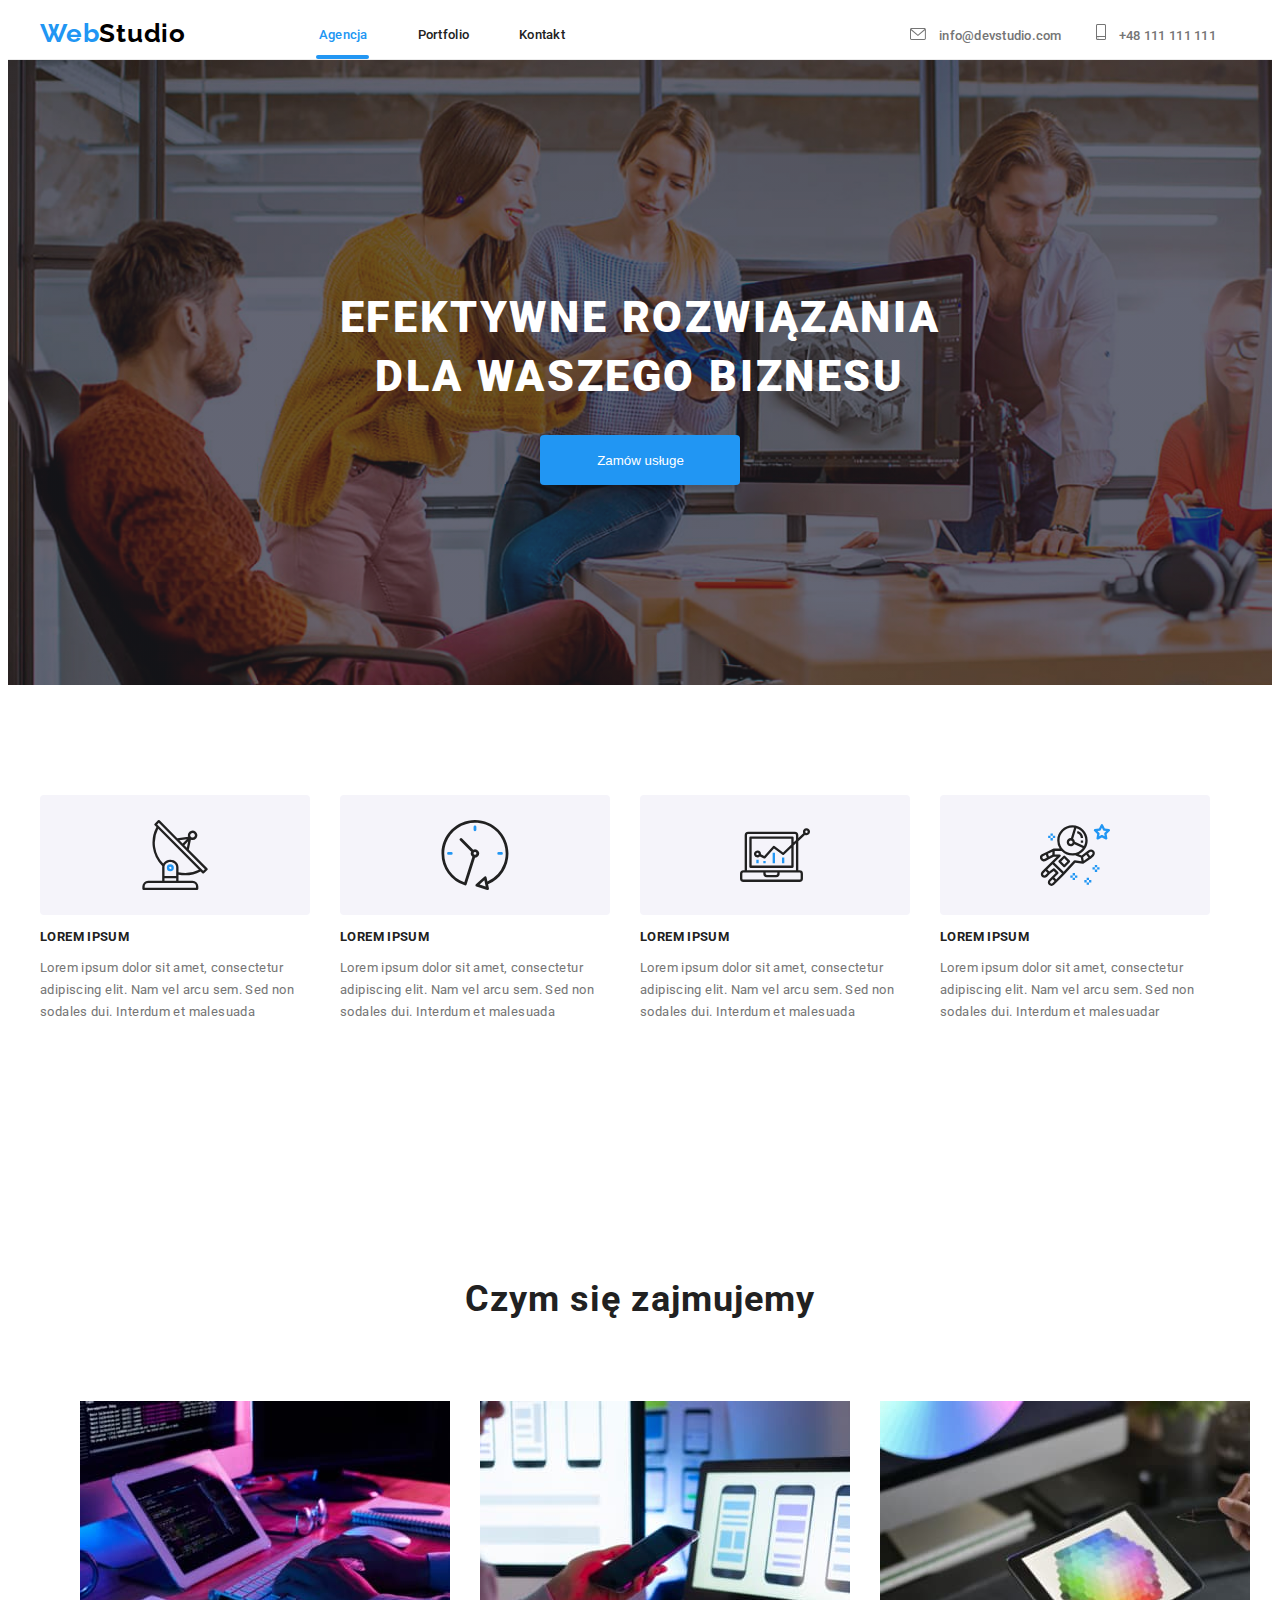
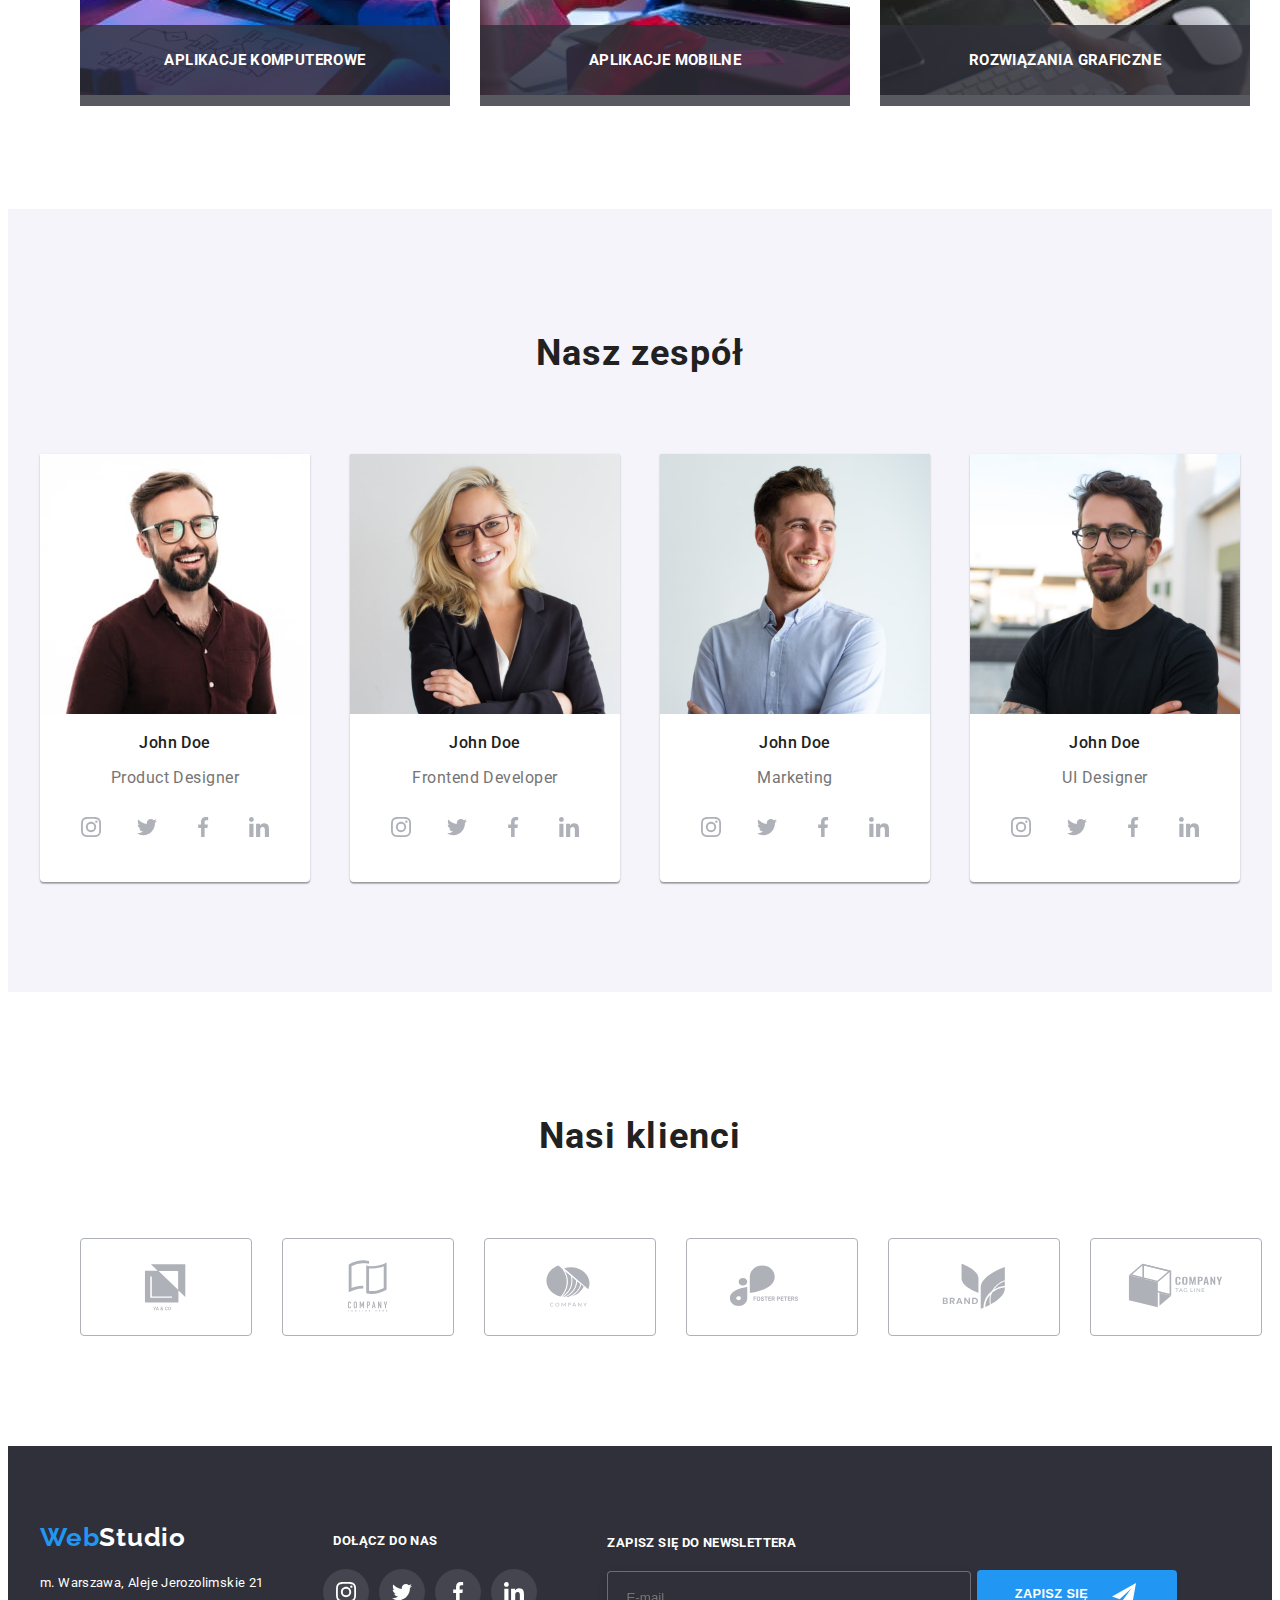
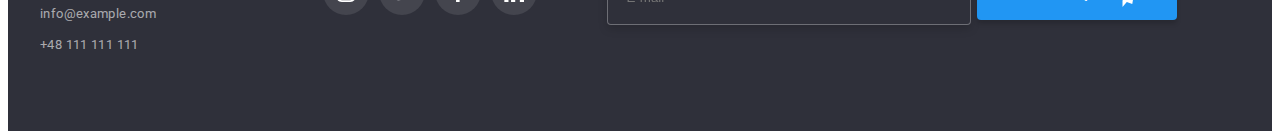
<file: index.html>
<!DOCTYPE html>
<html lang="pl">
  <head>
    <meta charset="UTF-8" />
    <title>WebStudio</title>
    <link rel="preconnect" href="https://fonts.googleapis.com" />
    <link rel="preconnect" href="https://fonts.gstatic.com" crossorigin />
    <link
      href="https://fonts.googleapis.com/css2?family=Raleway:wght@700&family=Roboto:wght@400;500;700;900&display=swap"
      rel="stylesheet" />
    <link
      rel="stylesheet"
      href="https://cdnjs.cloudflare.com/ajax/libs/modern-normalize/1.1.0/modern-normalize.min.css"
      integrity="sha512-wpPYUAdjBVSE4KJnH1VR1HeZfpl1ub8YT/NKx4PuQ5NmX2tKuGu6U/JRp5y+Y8XG2tV+wKQpNHVUX03MfMFn9Q=="
      crossorigin="anonymous"
      referrerpolicy="no-referrer" />
    <link rel="stylesheet" href="./css/main.min.css" />
  </head>
  <body>
    <div class="header-border">
      <header class="header">
        <a class="logo" href="/WebStudio"
          ><span class="logo__secondary--color">Web</span>Studio</a
        >
        <nav class="header__robotofonts">
          <ul class="header__menu">
            <li class="header__active-page">
              <a class="header__home-page" href="index.html">Agencja</a>
            </li>
            <li>
              <a class="header__current-page" href="portfolio.html"
                >Portfolio</a
              >
            </li>
            <li><a class="header__contact-page" href="/kontakt">Kontakt</a></li>
          </ul>
        </nav>
        <div class="header__robotofonts">
          <a
            class="header__contacts header__mail"
            href="mailto:info@devstudio.com">
            <svg width="16" height="12" class="">
              <use href="./images/icons.svg#icon-envelope"></use>
            </svg>
            info@devstudio.com</a
          >
          <a class="header__contacts header__phone" href="tel:+48111111111"
            ><svg width="10" height="16">
              <use href="./images/icons.svg#icon-smartphone"></use>
            </svg>
            +48 111 111 111</a
          >
        </div>
      </header>
    </div>
    <main>
      <section class="service">
        <h1 class="service__phrase">
          EFEKTYWNE ROZWIĄZANIA <br />DLA WASZEGO BIZNESU
        </h1>
        <button class="service__button" data-modal-open type="button">
          Zamów usługe
        </button>
      </section>
      <section class="our-strength section container">
        <ul class="our-strength__list">
          <li>
            <svg width="270" height="120">
              <rect
                width="270"
                height="120"
                fill="
              rgba(245, 244, 250, 1)"
                rx="4" />
              <use
                x="100"
                y="25"
                height="70"
                width="70"
                href="./images/icons.svg#icon-antenna"></use>
            </svg>
            <h2 class="our-strength__text-title">LOREM IPSUM</h2>
            <p class="our-strength__text-description">
              Lorem ipsum dolor sit amet, consectetur adipiscing elit. Nam vel
              arcu sem. Sed non sodales dui. Interdum et malesuada
            </p>
          </li>
          <li>
            <svg width="270" height="120">
              <rect
                width="270"
                height="120"
                fill="
            rgba(245, 244, 250, 1)"
                rx="4" />
              <use
                x="100"
                y="25"
                height="70"
                width="70"
                href="./images/icons.svg#icon-clock"></use>
            </svg>
            <h2 class="our-strength__text-title">LOREM IPSUM</h2>
            <p class="our-strength__text-description">
              Lorem ipsum dolor sit amet, consectetur adipiscing elit. Nam vel
              arcu sem. Sed non sodales dui. Interdum et malesuada
            </p>
          </li>
          <li>
            <svg width="270" height="120">
              <rect
                width="270"
                height="120"
                fill="
            rgba(245, 244, 250, 1)"
                rx="4" />
              <use
                x="100"
                y="25"
                height="70"
                width="70"
                href="./images/icons.svg#icon-diagram"></use>
            </svg>
            <h2 class="our-strength__text-title">LOREM IPSUM</h2>
            <p class="our-strength__text-description">
              Lorem ipsum dolor sit amet, consectetur adipiscing elit. Nam vel
              arcu sem. Sed non sodales dui. Interdum et malesuada
            </p>
          </li>
          <li>
            <svg width="270" height="120">
              <rect
                width="270"
                height="120"
                fill="
            rgba(245, 244, 250, 1)"
                rx="4" />
              <use
                x="100"
                y="25"
                height="70"
                width="70"
                href="./images/icons.svg#icon-astronaut"></use>
            </svg>
            <h2 class="our-strength__text-title">LOREM IPSUM</h2>
            <p class="our-strength__text-description">
              Lorem ipsum dolor sit amet, consectetur adipiscing elit. Nam vel
              arcu sem. Sed non sodales dui. Interdum et malesuadar
            </p>
          </li>
        </ul>
      </section>
      <section class="section container">
        <h2 class="secondary-title">Czym się zajmujemy</h2>
        <ul class="what-we-do">
          <li>
            <img
              src="images/services/img.jpg"
              alt="kodowanie"
              width="370"
              height="294" />
            <div class="what-we-do__label"><h3>Aplikacje komputerowe</h3></div>
          </li>
          <li>
            <img
              src="images/services/laptop.jpg"
              alt="laptop"
              width="370"
              height="294" />
            <div class="what-we-do__label"><h3>Aplikacje mobilne</h3></div>
          </li>
          <li>
            <img
              src="images/services/tablet.jpg"
              alt="tablet"
              width="370"
              height="294" />
            <div class="what-we-do__label"><h3>Rozwiązania graficzne</h3></div>
          </li>
        </ul>
      </section>
      <section class="our-team section">
        <div class="container">
          <h2 class="secondary-title">Nasz zespół</h2>
          <ul class="our-team__list">
            <li class="our-team__item">
              <img
                src="images/employees/designer.jpg"
                alt="uśmiechnięty mężczyzna z brodą w okularach"
                width="270"
                height="260" />
              <p class="our-team__name">John Doe</p>
              <p class="our-team__position">Product Designer</p>
              <ul class="our-team__social-media">
                <li class="our-team__icon-border">
                  <a href="#">
                    <svg width="44" height="44" class="our-team__icon">
                      <use
                        href="./images/icons.svg#icon-instagram"
                        x="12"
                        y="12"
                        height="20"
                        width="20"
                        class=""></use></svg
                  ></a>
                </li>
                <li class="our-team__icon-border">
                  <a href="#">
                    <svg width="44" height="44" class="our-team__icon">
                      <use
                        href="./images/icons.svg#icon-twitter"
                        x="12"
                        y="12"
                        height="20"
                        width="20"></use></svg
                  ></a>
                </li>
                <li class="our-team__icon-border">
                  <a href="#">
                    <svg width="44" height="44" class="our-team__icon">
                      <use
                        href="./images/icons.svg#icon-facebook"
                        x="12"
                        y="12"
                        height="20"
                        width="20"></use></svg
                  ></a>
                </li>
                <li class="our-team__icon-border">
                  <a href="#">
                    <svg width="44" height="44" class="our-team__icon">
                      <use
                        href="./images/icons.svg#icon-linkedin"
                        x="12"
                        y="12"
                        height="20"
                        width="20"></use></svg
                  ></a>
                </li>
              </ul>
            </li>
            <li class="our-team__item">
              <img
                src="images/employees/developer.jpg"
                alt="uśmiechnięta kobieta w okularach"
                width="270"
                height="260" />
              <p class="our-team__name">John Doe</p>
              <p class="our-team__position">Frontend Developer</p>
              <ul class="our-team__social-media">
                <li class="our-team__icon-border">
                  <a href="#">
                    <svg width="44" height="44" class="our-team__icon">
                      <use
                        href="./images/icons.svg#icon-instagram"
                        x="12"
                        y="12"
                        height="20"
                        width="20"
                        class=""></use></svg
                  ></a>
                </li>
                <li class="our-team__icon-border">
                  <a href="#">
                    <svg width="44" height="44" class="our-team__icon">
                      <use
                        href="./images/icons.svg#icon-twitter"
                        x="12"
                        y="12"
                        height="20"
                        width="20"></use></svg
                  ></a>
                </li>
                <li class="our-team__icon-border">
                  <a href="#">
                    <svg width="44" height="44" class="our-team__icon">
                      <use
                        href="./images/icons.svg#icon-facebook"
                        x="12"
                        y="12"
                        height="20"
                        width="20"></use></svg
                  ></a>
                </li>
                <li class="our-team__icon-border">
                  <a href="#">
                    <svg width="44" height="44" class="our-team__icon">
                      <use
                        href="./images/icons.svg#icon-linkedin"
                        x="12"
                        y="12"
                        height="20"
                        width="20"></use></svg
                  ></a>
                </li>
              </ul>
            </li>
            <li class="our-team__item">
              <img
                src="images/employees/marketing.jpg"
                alt="uśmiechnięty mężczyzna"
                width="270"
                height="260" />
              <p class="our-team__name">John Doe</p>
              <p class="our-team__position">Marketing</p>
              <ul class="our-team__social-media">
                <li class="our-team__icon-border">
                  <a href="#">
                    <svg width="44" height="44" class="our-team__icon">
                      <use
                        href="./images/icons.svg#icon-instagram"
                        x="12"
                        y="12"
                        height="20"
                        width="20"
                        class=""></use></svg
                  ></a>
                </li>
                <li class="our-team__icon-border">
                  <a href="#">
                    <svg width="44" height="44" class="our-team__icon">
                      <use
                        href="./images/icons.svg#icon-twitter"
                        x="12"
                        y="12"
                        height="20"
                        width="20"></use></svg
                  ></a>
                </li>
                <li class="our-team__icon-border">
                  <a href="#">
                    <svg width="44" height="44" class="our-team__icon">
                      <use
                        href="./images/icons.svg#icon-facebook"
                        x="12"
                        y="12"
                        height="20"
                        width="20"></use></svg
                  ></a>
                </li>
                <li class="our-team__icon-border">
                  <a href="#">
                    <svg width="44" height="44" class="our-team__icon">
                      <use
                        href="./images/icons.svg#icon-linkedin"
                        x="12"
                        y="12"
                        height="20"
                        width="20"></use></svg
                  ></a>
                </li>
              </ul>
            </li>
            <li class="our-team__item">
              <img
                src="images/employees/john.jpg"
                alt="uśmiechnięty mężczyzna w okularach"
                width="270"
                height="260" />
              <p class="our-team__name">John Doe</p>
              <p class="our-team__position">UI Designer</p>
              <ul class="our-team__social-media">
                <li class="our-team__icon-border">
                  <a href="#">
                    <svg width="44" height="44" class="our-team__icon">
                      <use
                        href="./images/icons.svg#icon-instagram"
                        x="12"
                        y="12"
                        height="20"
                        width="20"
                        class=""></use></svg
                  ></a>
                </li>
                <li class="our-team__icon-border">
                  <a href="#">
                    <svg width="44" height="44" class="our-team__icon">
                      <use
                        href="./images/icons.svg#icon-twitter"
                        x="12"
                        y="12"
                        height="20"
                        width="20"></use></svg
                  ></a>
                </li>
                <li class="our-team__icon-border">
                  <a href="#">
                    <svg width="44" height="44" class="our-team__icon">
                      <use
                        href="./images/icons.svg#icon-facebook"
                        x="12"
                        y="12"
                        height="20"
                        width="20"></use></svg
                  ></a>
                </li>
                <li class="our-team__icon-border">
                  <a href="#">
                    <svg width="44" height="44" class="our-team__icon">
                      <use
                        href="./images/icons.svg#icon-linkedin"
                        x="12"
                        y="12"
                        height="20"
                        width="20"></use></svg
                  ></a>
                </li>
              </ul>
            </li>
          </ul>
        </div>
      </section>
      <section class="container section">
        <h2 class="secondary-title">Nasi klienci</h2>
        <ul class="our-clients">
          <li class="our-clients__logo-border">
            <svg width="170" height="92" class="our-clients__logo-icon">
              <use
                href="./images/icons.svg#icon-logo1"
                width="106"
                height="60.04"
                x="32"
                y="17.71"></use>
            </svg>
          </li>
          <li class="our-clients__logo-border">
            <svg width="170" height="92" class="our-clients__logo-icon">
              <use
                href="./images/icons.svg#icon-logo2"
                width="106"
                height="60.04"
                x="32"
                y="17.71"></use>
            </svg>
          </li>
          <li class="our-clients__logo-border">
            <svg width="170" height="92" class="our-clients__logo-icon">
              <use
                href="./images/icons.svg#icon-logo3"
                width="106"
                height="60.04"
                x="32"
                y="17.71"></use>
            </svg>
          </li>
          <li class="our-clients__logo-border">
            <svg width="170" height="92" class="our-clients__logo-icon">
              <use
                href="./images/icons.svg#icon-logo4"
                width="106"
                height="60.04"
                x="32"
                y="17.71"></use>
            </svg>
          </li>
          <li class="our-clients__logo-border">
            <svg width="170" height="92" class="our-clients__logo-icon">
              <use
                href="./images/icons.svg#icon-logo5"
                width="106"
                height="60.04"
                x="32"
                y="17.71"></use>
            </svg>
          </li>
          <li class="our-clients__logo-border">
            <svg width="170" height="92" class="our-clients__logo-icon">
              <use
                href="./images/icons.svg#icon-logo6"
                width="106"
                height="60.04"
                x="32"
                y="17.71"></use>
            </svg>
          </li>
        </ul>
      </section>
    </main>
    <div class="footer-sidecolor">
      <footer class="footer footer__list">
        <ul class="container">
          <li>
            <a class="logo logo--bottom" href="/WebStudio"
              ><span class="logo__secondary--color">Web</span>Studio</a
            >
            <address class="footer__contact">
              m. Warszawa, Aleje Jerozolimskie 21
              <a class="footer__mail" href="mailto:info@example.com"
                >info@example.com</a
              >
              <a class="footer__phone" href="tel:+48111111111"
                >+48 111 111 111</a
              >
            </address>
          </li>
          <li>
            <h3 class="tertiary-header">Dołącz do nas</h3>
            <ul class="footer__social">
              <li class="footer__icon-border">
                <a href="#">
                  <svg width="44" height="44" class="footer__icon">
                    <use
                      href="./images/icons.svg#icon-instagram"
                      x="12"
                      y="12"
                      height="20"
                      width="20"></use></svg
                ></a>
              </li>
              <li class="footer__icon-border">
                <a href="#">
                  <svg width="44" height="44" class="footer__icon">
                    <use
                      href="./images/icons.svg#icon-twitter"
                      x="12"
                      y="12"
                      height="20"
                      width="20"></use></svg
                ></a>
              </li>
              <li class="footer__icon-border">
                <a href="#">
                  <svg width="44" height="44" class="footer__icon">
                    <use
                      href="./images/icons.svg#icon-facebook"
                      x="12"
                      y="12"
                      height="20"
                      width="20"></use></svg
                ></a>
              </li>
              <li class="footer__icon-border">
                <a>
                  <svg width="44" height="44" class="footer__icon">
                    <use
                      href="./images/icons.svg#icon-linkedin"
                      x="12"
                      y="12"
                      height="20"
                      width="20"></use></svg
                ></a>
              </li>
            </ul>
          </li>
          <li>
            <form>
              <ul class="footer__subscription-list">
                <li class="footer__subscription-item">
                  <label
                    ><span>Zapisz się do newslettera</span>
                    <input
                      type="email"
                      class="footer__subscription-input"
                      name="subscription"
                      placeholder="E-mail"
                      required
                  /></label>
                </li>
                <li>
                  <button type="submit">
                    <span class="footer__button-text">Zapisz się</span
                    ><svg width="24" height="24">
                      <use href="./images/icons.svg#icon-send"></use>
                    </svg>
                  </button>
                </li>
              </ul>
            </form>
          </li>
        </ul>
      </footer>
    </div>
    <div class="backdrop is-hidden" data-modal>
      <div class="modal">
        <button class="modal__close-button" data-modal-close>&#10005;</button>
        <h2 class="modal__header">Zostaw swoje dane w formularzu poniżej</h2>
        <form>
          <ul class="modal__contact-info">
            <li class="modal__list">
              <label
                ><span>Imię</span>
                <svg height="12" width="12" class="icon-person">
                  <use href="./images/icons.svg#icon-person-black"></use>
                </svg>
                <input class="modal__input" type="text" name="name" required
              /></label>
            </li>
            <li class="modal__list">
              <label
                ><span>Telefon</span>
                <svg height="13" width="13">
                  <use href="./images/icons.svg#icon-phone"></use>
                </svg>
                <input
                  class="modal__input"
                  type="tel"
                  name="phone"
                  pattern="[0-9]{9}"
                  required
              /></label>
            </li>
            <li class="modal__list">
              <label
                ><span>Email</span>
                <svg height="12px" width="15px" class="icon-email-black">
                  <use href="./images/icons.svg#icon-email-black"></use>
                </svg>
                <input class="modal__input" type="email" name="email" required
              /></label>
            </li>
            <li class="modal__list">
              <label
                ><span>Komentarz</span>
                <textarea
                  class="modal__textarea"
                  name="comment"
                  rows="5"
                  placeholder="Wprowadź tekst"></textarea>
              </label>
            </li>
            <li class="modal__check">
              <label class="modal__check-label"
                ><input class="modal__checkbox" type="checkbox" required /><svg
                  class="modal__check-icon"
                  height="15"
                  width="16">
                  <use href="./images/icons.svg#icon-ok"></use>
                </svg>
                <span>
                  Oświadczam iż akceptuję
                  <a class="modal__check-link" href="#">Regulamin</a> i
                  <a class="modal__check-link" href="#">Politykę Prywatności</a
                  >.
                </span></label
              >
            </li>
          </ul>
          <button class="modal__submit" type="submit">Wyślij</button>
        </form>
      </div>
    </div>
    <script src="./js/modal.js"></script>
  </body>
</html>
</file>
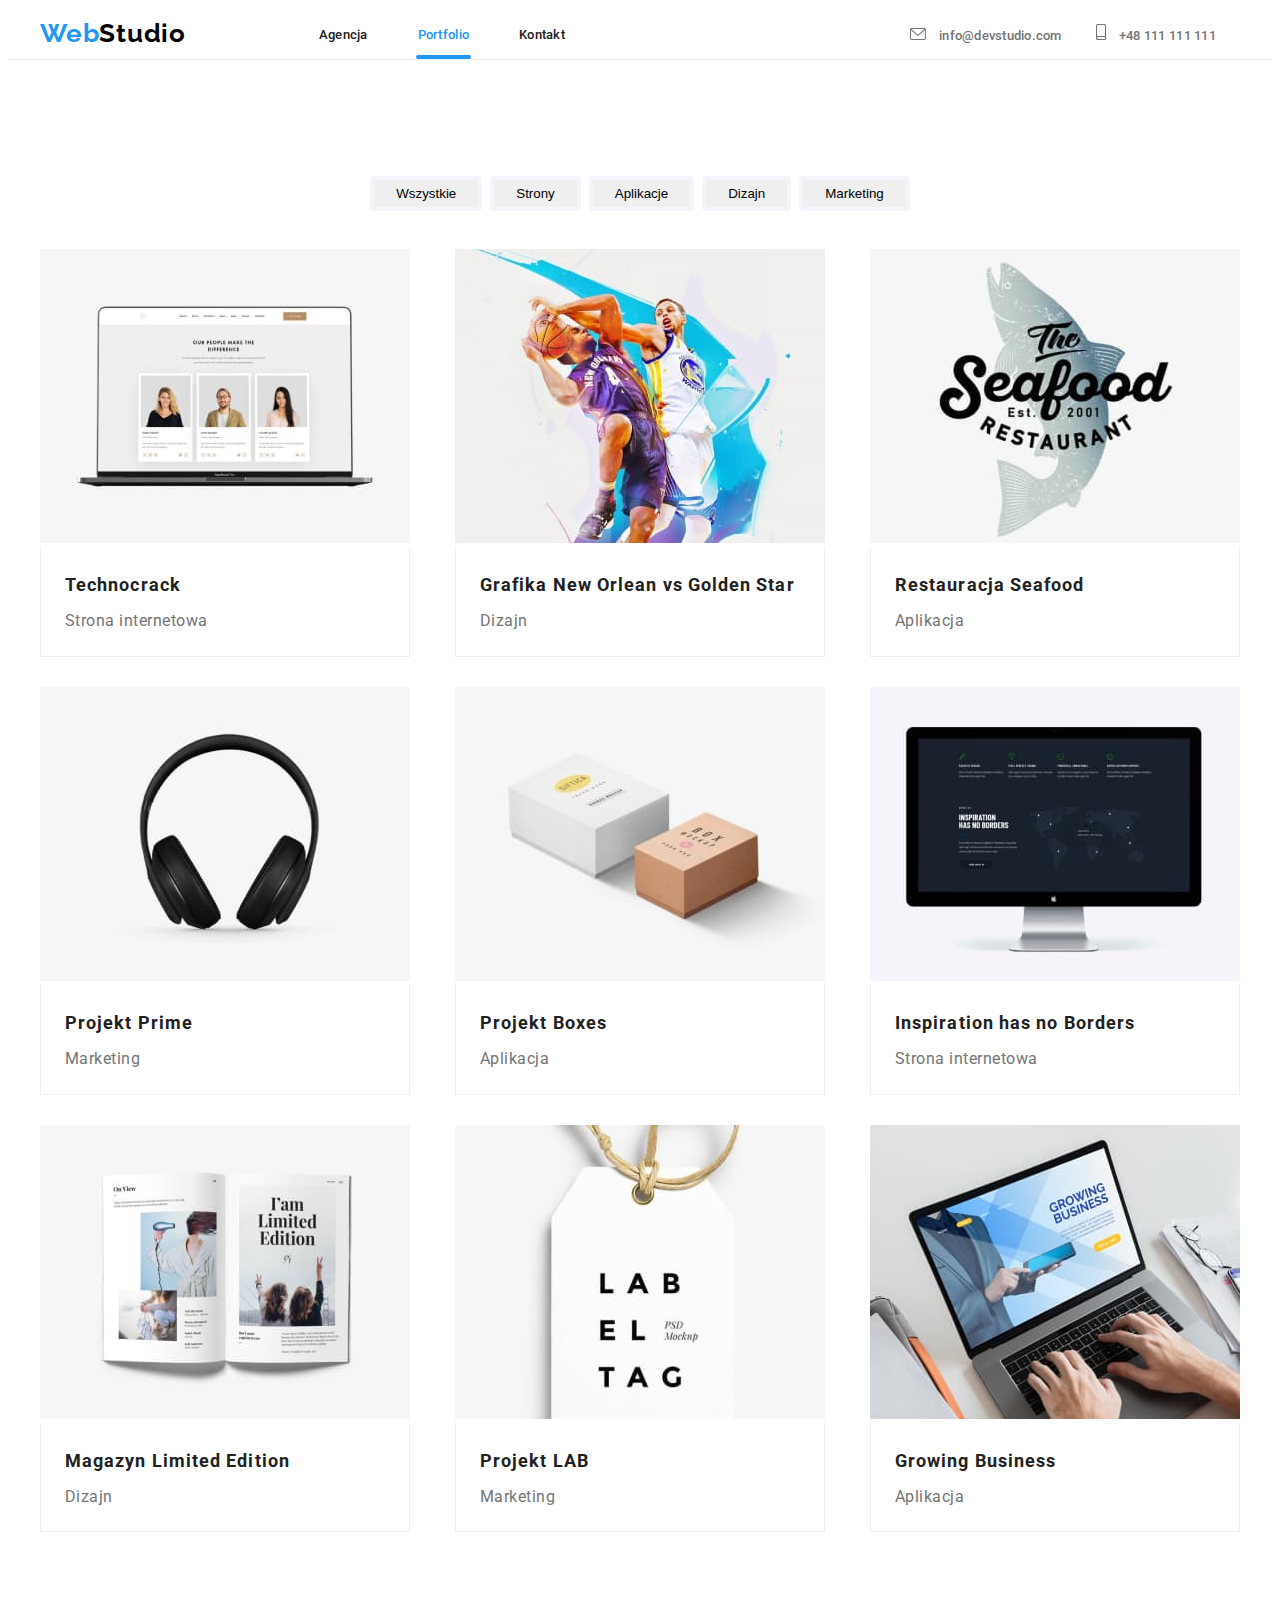
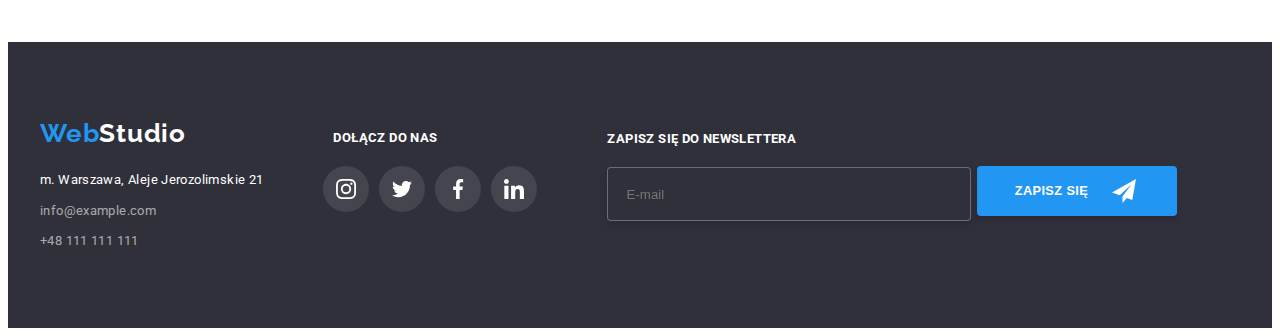
<file: portfolio.html>
<!DOCTYPE html>
<html lang="pl">
  <head>
    <meta charset="UTF-8" />
    <title>WebStudio</title>
    <link rel="preconnect" href="https://fonts.googleapis.com" />
    <link rel="preconnect" href="https://fonts.gstatic.com" crossorigin />
    <link
      href="https://fonts.googleapis.com/css2?family=Raleway:wght@700&family=Roboto:wght@400;500;700;900&display=swap"
      rel="stylesheet" />
    <link
      rel="stylesheet"
      href="https://cdnjs.cloudflare.com/ajax/libs/modern-normalize/1.1.0/modern-normalize.min.css"
      integrity="sha512-wpPYUAdjBVSE4KJnH1VR1HeZfpl1ub8YT/NKx4PuQ5NmX2tKuGu6U/JRp5y+Y8XG2tV+wKQpNHVUX03MfMFn9Q=="
      crossorigin="anonymous"
      referrerpolicy="no-referrer" />
    <link rel="stylesheet" href="./css/main.min.css" />
  </head>
  <body>
    <div class="header-border">
      <header class="header">
        <a class="logo" href="/WebStudio"
          ><span class="logo__secondary--color">Web</span>Studio</a
        >
        <nav class="header__robotofonts">
          <ul class="header__menu">
            <li>
              <a class="header__home-page" href="index.html">Agencja</a>
            </li>
            <li class="header__active-page">
              <a class="header__current-page" href="portfolio.html"
                >Portfolio</a
              >
            </li>
            <li>
              <a class="header__contact-page" href="/kontakt">Kontakt</a>
            </li>
          </ul>
        </nav>
        <div class="header__robotofonts">
          <a
            class="header__contacts header__mail"
            href="mailto:info@devstudio.com">
            <svg width="16" height="12">
              <use href="./images/icons.svg#icon-envelope"></use>
            </svg>
            info@devstudio.com</a
          >
          <a class="header__contacts header__phone" href="tel:+48111111111"
            ><svg width="10" height="16">
              <use href="./images/icons.svg#icon-smartphone"></use>
            </svg>
            +48 111 111 111</a
          >
        </div>
      </header>
    </div>
    <main>
      <div class="container section">
        <div class="button-panel">
          <ul class="button-panel__list">
            <li class="button-panel__shadow">
              <button type="button">Wszystkie</button>
            </li>
            <li class="button-panel__shadow">
              <button type="button">Strony</button>
            </li>
            <li class="button-panel__shadow">
              <button type="button">Aplikacje</button>
            </li>
            <li class="button-panel__shadow">
              <button type="button">Dizajn</button>
            </li>
            <li class="button-panel__shadow">
              <button type="button">Marketing</button>
            </li>
          </ul>
        </div>
        <div>
          <ul class="portfolio">
            <li class="portfolio__shadow">
              <div class="portfolio__img">
                <img
                  src="images/porfolio/portfolio.jpg"
                  alt="Strona z portfolio ekipy na ekranie laptopa"
                  width="370"
                  height="294" />
                <p class="portfolio__overlay">
                  Technocrack jest popularną platformą wykorzystywaną do
                  rozpowszechniania koronawirusa. Firmy wykorzystują tę
                  platformę do celów szpiegowskich i ataków na niezabezpieczone
                  serwery konkurencji
                </p>
              </div>
              <div class="portfolio__our-products">
                <p class="portfolio__title">Technocrack</p>
                <p class="portfolio__description">Strona internetowa</p>
              </div>
            </li>
            <li class="portfolio__shadow">
              <div class="portfolio__img">
                <img
                  src="images/porfolio/basketball.jpg"
                  alt="Mężczyźni grający w koszykówkę"
                  width="370"
                  height="294" />
                <p class="portfolio__overlay">
                  Lorem ipsum dolor sit amet consectetur adipisicing elit. Saepe
                  quae non eos nesciunt eligendi accusantium dolores ad quasi.
                  Repellendus necessitatibus dolore aut natus autem obcaecati
                  architecto, voluptatibus fugiat at neque.
                </p>
              </div>
              <div class="portfolio__our-products">
                <p class="portfolio__title">
                  Grafika New Orlean vs Golden Star
                </p>
                <p class="portfolio__description">Dizajn</p>
              </div>
            </li>
            <li class="portfolio__shadow">
              <div class="portfolio__img">
                <img
                  src="images/porfolio/logoseafood.jpg"
                  alt="Logo restauracji The Seafood"
                  width="370"
                  height="294" />
                <p class="portfolio__overlay">
                  Lorem ipsum dolor sit amet consectetur adipisicing elit. Saepe
                  quae non eos nesciunt eligendi accusantium dolores ad quasi.
                  Repellendus necessitatibus dolore aut natus autem obcaecati
                  architecto, voluptatibus fugiat at neque.
                </p>
              </div>
              <div class="portfolio__our-products">
                <p class="portfolio__title">Restauracja Seafood</p>
                <p class="portfolio__description">Aplikacja</p>
              </div>
            </li>
            <li class="portfolio__shadow">
              <div class="portfolio__img">
                <img
                  src="images/porfolio/headphones.jpg"
                  alt="Słuchawki nauszne"
                  width="370"
                  height="294" />
                <p class="portfolio__overlay">
                  Lorem ipsum dolor sit amet consectetur adipisicing elit. Saepe
                  quae non eos nesciunt eligendi accusantium dolores ad quasi.
                  Repellendus necessitatibus dolore aut natus autem obcaecati
                  architecto, voluptatibus fugiat at neque.
                </p>
              </div>
              <div class="portfolio__our-products">
                <p class="portfolio__title">Projekt Prime</p>
                <p class="portfolio__description">Marketing</p>
              </div>
            </li>
            <li class="portfolio__shadow">
              <div class="portfolio__img">
                <img
                  src="images/porfolio/boxes.jpg"
                  alt="Duże białe pudełko i małe brązowe pudełko"
                  width="370"
                  height="294" />
                <p class="portfolio__overlay">
                  Lorem ipsum dolor sit amet consectetur adipisicing elit. Saepe
                  quae non eos nesciunt eligendi accusantium dolores ad quasi.
                  Repellendus necessitatibus dolore aut natus autem obcaecati
                  architecto, voluptatibus fugiat at neque.
                </p>
              </div>
              <div class="portfolio__our-products">
                <p class="portfolio__title">Projekt Boxes</p>
                <p class="portfolio__description">Aplikacja</p>
              </div>
            </li>
            <li class="portfolio__shadow">
              <div class="portfolio__img">
                <img
                  src="images/porfolio/screen.jpg"
                  alt="Ekran komputera z otawrtą stroną"
                  width="370"
                  height="294" />
                <p class="portfolio__overlay">
                  Lorem ipsum dolor sit amet consectetur adipisicing elit. Saepe
                  quae non eos nesciunt eligendi accusantium dolores ad quasi.
                  Repellendus necessitatibus dolore aut natus autem obcaecati
                  architecto, voluptatibus fugiat at neque.
                </p>
              </div>
              <div class="portfolio__our-products">
                <p class="portfolio__title">Inspiration has no Borders</p>
                <p class="portfolio__description">Strona internetowa</p>
              </div>
            </li>
            <li class="portfolio__shadow">
              <div class="portfolio__img">
                <img
                  src="images/porfolio/magazine.jpg"
                  alt="Strony magazynu"
                  width="370"
                  height="294" />
                <p class="portfolio__overlay">
                  Lorem ipsum dolor sit amet consectetur adipisicing elit. Saepe
                  quae non eos nesciunt eligendi accusantium dolores ad quasi.
                  Repellendus necessitatibus dolore aut natus autem obcaecati
                  architecto, voluptatibus fugiat at neque.
                </p>
              </div>
              <div class="portfolio__our-products">
                <p class="portfolio__title">Magazyn Limited Edition</p>
                <p class="portfolio__description">Dizajn</p>
              </div>
            </li>
            <li class="portfolio__shadow">
              <div class="portfolio__img">
                <img
                  src="images/porfolio/tag.jpg"
                  alt="Znacznik z napisem LABELTAG"
                  width="370"
                  height="294" />
                <p class="portfolio__overlay">
                  Lorem ipsum dolor sit amet consectetur adipisicing elit. Saepe
                  quae non eos nesciunt eligendi accusantium dolores ad quasi.
                  Repellendus necessitatibus dolore aut natus autem obcaecati
                  architecto, voluptatibus fugiat at neque.
                </p>
              </div>
              <div class="portfolio__our-products">
                <p class="portfolio__title">Projekt LAB</p>
                <p class="portfolio__description">Marketing</p>
              </div>
            </li>
            <li class="portfolio__shadow">
              <div class="portfolio__img">
                <img
                  src="images/porfolio/laptop2.jpg"
                  alt="Klient odwiedzający strone internetową firmy"
                  width="370"
                  height="294" />
                <p class="portfolio__overlay">
                  Lorem ipsum dolor sit amet consectetur adipisicing elit. Saepe
                  quae non eos nesciunt eligendi accusantium dolores ad quasi.
                  Repellendus necessitatibus dolore aut natus autem obcaecati
                  architecto, voluptatibus fugiat at neque.
                </p>
              </div>
              <div class="portfolio__our-products">
                <p class="portfolio__title">Growing Business</p>
                <p class="portfolio__description">Aplikacja</p>
              </div>
            </li>
          </ul>
        </div>
      </div>
    </main>
    <div class="footer-sidecolor">
      <footer class="footer footer__list">
        <ul class="container">
          <li>
            <a class="logo logo--bottom" href="/WebStudio"
              ><span class="logo__secondary--color">Web</span>Studio</a
            >
            <address class="footer__contact">
              m. Warszawa, Aleje Jerozolimskie 21
              <a class="footer__mail" href="mailto:info@example.com"
                >info@example.com</a
              >
              <a class="footer__phone" href="tel:+48111111111"
                >+48 111 111 111</a
              >
            </address>
          </li>
          <li>
            <h3 class="tertiary-header">Dołącz do nas</h3>
            <ul class="footer__social">
              <li class="footer__icon-border">
                <a href="#">
                  <svg width="44" height="44" class="footer__icon">
                    <use
                      href="./images/icons.svg#icon-instagram"
                      x="12"
                      y="12"
                      height="20"
                      width="20"></use></svg
                ></a>
              </li>
              <li class="footer__icon-border">
                <a href="#">
                  <svg width="44" height="44" class="footer__icon">
                    <use
                      href="./images/icons.svg#icon-twitter"
                      x="12"
                      y="12"
                      height="20"
                      width="20"></use></svg
                ></a>
              </li>
              <li class="footer__icon-border">
                <a href="#">
                  <svg width="44" height="44" class="footer__icon">
                    <use
                      href="./images/icons.svg#icon-facebook"
                      x="12"
                      y="12"
                      height="20"
                      width="20"></use></svg
                ></a>
              </li>
              <li class="footer__icon-border">
                <a>
                  <svg width="44" height="44" class="footer__icon">
                    <use
                      href="./images/icons.svg#icon-linkedin"
                      x="12"
                      y="12"
                      height="20"
                      width="20"></use></svg
                ></a>
              </li>
            </ul>
          </li>
          <li>
            <form>
              <ul class="footer__subscription-list">
                <li class="footer__subscription-item">
                  <label
                    ><span>Zapisz się do newslettera</span>
                    <input
                      type="email"
                      class="footer__subscription-input"
                      name="subscription"
                      placeholder="E-mail"
                      required
                  /></label>
                </li>
                <li>
                  <button type="submit">
                    <span class="footer__button-text">Zapisz się</span
                    ><svg width="24" height="24">
                      <use href="./images/icons.svg#icon-send"></use>
                    </svg>
                  </button>
                </li>
              </ul>
            </form>
          </li>
        </ul>
      </footer>
    </div>
  </body>
</html>
</file>
<file: css/main.min.css>
body{font-family:"Roboto",sans-serif;color:#212121}.header-border{border-bottom:1px solid #ececec}.secondary-title{font-weight:700;font-size:2.25rem;line-height:1.16;letter-spacing:.03em;text-align:center;padding-bottom:50px}.tertiary-header{font-weight:700;font-size:.8rem;line-height:1.14;letter-spacing:.03em;text-transform:uppercase;color:var(--main-background-color);margin-bottom:20px}.section{padding-top:94px;padding-bottom:94px}.container{width:1200px;margin-left:auto;margin-right:auto}.backdrop{display:-webkit-box;display:-ms-flexbox;display:flex;-webkit-box-pack:center;-ms-flex-pack:center;justify-content:center;-webkit-box-align:center;-ms-flex-align:center;align-items:center;background-color:rgba(0,0,0,.2);position:fixed;left:0;top:0;width:100%;height:100%;-webkit-transition-duration:1s;transition-duration:1s;-webkit-transform:translateY(0);transform:translateY(0);z-index:1}.is-hidden{pointer-events:none;visibility:hidden;opacity:0;-webkit-transform:translateY(-100%);transform:translateY(-100%)}.footer-sidecolor{background:#2f303a}.button-panel{font-weight:500;font-size:1rem;line-height:1.6;padding:6px 22px 6px 22px}.button-panel button{border:4px #f5f4fa solid}.button-panel button:hover,.button-panel button:focus{border:4px solid #2196f3;background-color:#2196f3;color:#fff;cursor:pointer}.button-panel__list{display:-webkit-box;display:-ms-flexbox;display:flex;-webkit-box-pack:center;-ms-flex-pack:center;justify-content:center;gap:8px;list-style:none;padding:0}.button-panel__list button{border-radius:4px;padding:6px 22px}.button-panel__shadow:hover,.button-panel__shadow:focus{-webkit-box-shadow:0px 3px 1px rgba(0,0,0,.1),0px 1px 2px rgba(0,0,0,.08),0px 2px 2px rgba(0,0,0,.12);box-shadow:0px 3px 1px rgba(0,0,0,.1),0px 1px 2px rgba(0,0,0,.08),0px 2px 2px rgba(0,0,0,.12);border-radius:4px}.footer{padding-top:60px;padding-bottom:60px;background:#2f303a;color:#fff}.footer__list .container{display:-webkit-box;display:-ms-flexbox;display:flex;list-style:none;padding-left:0}.footer__list .container:first-child{gap:70px}.footer__list .container:nth-child(2){gap:78px}.footer__contact{display:-webkit-box;display:-ms-flexbox;display:flex;-webkit-box-orient:vertical;-webkit-box-direction:normal;-ms-flex-direction:column;flex-direction:column;gap:9px;margin-top:20px;font-size:.8rem;line-height:1.7;letter-spacing:.03em;font-style:normal}.footer__mail,.footer__phone{color:rgba(255,255,255,.6);-webkit-text-decoration-line:none;text-decoration-line:none}.footer__social{display:-webkit-box;display:-ms-flexbox;display:flex;list-style:none;margin-left:-50px;gap:10px}.footer__icon-border{border:1px solid rgba(0,0,0,0);border-radius:50%;width:44px;height:44px}.footer__icon-border:hover,.footer__icon-border:focus{border:#2196f3 1px solid;border-radius:50%;cursor:pointer;background-color:#2196f3;width:44px;height:44px}.footer__icon-border{border-radius:50%;cursor:pointer;background-color:rgba(255,255,255,.1);width:44px;height:44px}.footer__icon use{fill:#fff}.footer__icon:hover use,.footer__icon:focus use{fill:#fff}.footer .footer__subscription-item{width:358px;margin-top:10px}.footer__subscription-list{display:-webkit-box;display:-ms-flexbox;display:flex;gap:12px;-webkit-box-pack:center;-ms-flex-pack:center;justify-content:center;list-style:none;padding-left:0}.footer__subscription-list span{font-weight:700;font-size:.8rem;line-height:1.14;letter-spacing:.03em;text-transform:uppercase;color:#fff}.footer__subscription-input{width:358px;height:50px;border:1px solid rgba(255,255,255,.3);-webkit-filter:drop-shadow(0px 4px 4px rgba(0, 0, 0, 0.15));filter:drop-shadow(0px 4px 4px rgba(0, 0, 0, 0.15));border-radius:4px;background:#2f303a;color:#fff;text-indent:16px;margin-top:20px}.footer__subscription-input::-webkit-input-placeholder{text-indent:16px}.footer__subscription-input::-moz-placeholder{text-indent:16px}.footer__subscription-input:-ms-input-placeholder{text-indent:16px}.footer__subscription-input::-ms-input-placeholder{text-indent:16px}.footer__subscription-input::placeholder{text-indent:16px}.footer__subscription-list button{cursor:pointer;margin-top:38px;width:200px;height:50px;background:#2196f3;-webkit-box-shadow:0px 4px 4px rgba(0,0,0,.15);box-shadow:0px 4px 4px rgba(0,0,0,.15);border-radius:4px;border:none;padding-left:2px;display:-webkit-box;display:-ms-flexbox;display:flex;-webkit-box-pack:center;-ms-flex-pack:center;justify-content:center;-webkit-box-align:center;-ms-flex-align:center;align-items:center;gap:24px;margin-top:48px}.footer__subscription-list button:hover,.footer__subscription-list button:focus{-webkit-transition:250ms cubic-bezier(0.4, 0, 0.2, 1);transition:250ms cubic-bezier(0.4, 0, 0.2, 1);-webkit-box-shadow:inset -1px 3px 50px 18px rgba(0,0,0,.15);box-shadow:inset -1px 3px 50px 18px rgba(0,0,0,.15);cursor:pointer}.footer__button-text{font-weight:700;font-size:1rem;line-height:1.8;letter-spacing:.06em;color:#fff}.header{display:-webkit-box;display:-ms-flexbox;display:flex;-webkit-box-align:center;-ms-flex-align:center;align-items:center;-webkit-box-pack:start;-ms-flex-pack:start;justify-content:flex-start;max-width:1200px;margin:0 auto}.header__robotofonts .header__home-page,.header__robotofonts .header__current-page,.header__robotofonts .header__contact-page,.header__robotofonts .header__contacts{font-weight:500;font-size:.8rem;line-height:1.14;letter-spacing:.02em}.header__menu{position:relative;list-style:none}.header__menu .header__home-page,.header__menu .header__current-page,.header__menu .header__contact-page{text-decoration:none;color:#212121}.header__menu .header__home-page:hover,.header__menu .header__current-page:hover,.header__menu .header__contact-page:hover,.header__menu .header__home-page:focus,.header__menu .header_current-page:focus,.header__menu .header__contact-page:focus{color:#2196f3}.header__menu .header__home-page:hover::after,.header__menu .header__home-page:focus::after{content:"";position:absolute;width:53px;height:4px;left:130px;top:31px;background-color:#2196f3;border-radius:2px}.header__menu .header__current-page:hover::after,.header__menu .header__current-page:focus::after{content:"";position:absolute;width:55px;height:4px;left:230px;top:31px;background-color:#2196f3;border-radius:2px}.header__menu .header__contact-page:hover::after,.header__menu .header__contact-page:focus::after{content:"";position:absolute;width:55px;height:4px;left:330px;top:31px;background-color:#2196f3;border-radius:2px}.header__active-page .header__current-page,.header__active-page .header__home-page{color:#2196f3}.header__active-page .header__home-page::after{content:"";position:absolute;width:53px;height:4px;left:130px;top:31px;background-color:#2196f3;border-radius:2px}.header__active-page .header__current-page::after{content:"";position:absolute;width:55px;height:4px;left:230px;top:31px;background-color:#2196f3;border-radius:2px}.header li{display:inline-block}.header__home-page{margin-left:93px}.header__current-page{margin-left:46px}.header__contact-page{margin-left:46px}.header__contacts{text-decoration:none;color:#757575}.header__mail:hover,.header__phone:hover{fill:#2196f3;stroke:#2196f3;color:#2196f3}.header__mail svg,.header__phone svg{margin-right:10px;fill:#757575}.header__mail{margin-left:345px}.header__phone{margin-left:30px}.logo{font-family:"Raleway";font-style:normal;font-weight:700;font-size:1.6rem;line-height:1.19;letter-spacing:.03em;color:#000;text-decoration:none}.logo__secondary--color{color:#2196f3}.logo--bottom{color:#fff;background:#2f303a}.modal{position:fixed;width:528px;height:581px;background-color:#fff;-webkit-box-shadow:0px 1px 3px rgba(0,0,0,.12),0px 1px 1px rgba(0,0,0,.14),0px 2px 1px rgba(0,0,0,.2);box-shadow:0px 1px 3px rgba(0,0,0,.12),0px 1px 1px rgba(0,0,0,.14),0px 2px 1px rgba(0,0,0,.2);border-radius:4px;-webkit-transition-duration:1s;transition-duration:1s;z-index:2}.modal .modal__close-button{font-weight:600;margin:0;padding:0;position:absolute;left:490px;top:8px;width:30px;height:30px;border-radius:50%;border:1px solid rgba(0,0,0,.1);background-color:#fff}.modal__close-button:hover{background-color:#2196f3;color:#fff;-webkit-box-shadow:0px 1px 3px rgba(0,0,0,.12),0px 1px 1px rgba(0,0,0,.14),0px 2px 1px rgba(0,0,0,.2);box-shadow:0px 1px 3px rgba(0,0,0,.12),0px 1px 1px rgba(0,0,0,.14),0px 2px 1px rgba(0,0,0,.2)}.modal__header{font-weight:700;font-size:1,25rem;line-height:1,15;text-align:center;color:#212121;margin:40px 40px 12px 40px}.modal__contact-info{list-style:none;width:448px;height:342px}.modal__list{position:relative;margin-bottom:10px}.modal__list span{margin:0}.modal__list span{font-size:.75rem;line-height:1.16;letter-spacing:.01em;color:#757575}.modal__list svg{position:absolute;left:15px;top:36px}.modal__list .icon-phone{left:15px;top:40px}.modal__list input{border:1px solid rgba(33,33,33,.2);border-radius:4px;width:448px;height:40px;outline:none;text-indent:40px}.modal__list .modal__input{margin-top:4px}.modal__list:hover li,.modal__list:focus li,.modal__list:hover input,.modal__list:focus input,.modal__list label:hover svg,.modal__list label:focus svg,.modal__list:hover .modal__textarea,.modal__list:focus .modal__textarea{border-color:var(--brand-color);-webkit-transition:250ms cubic-bezier(0.4, 0, 0.2, 1);transition:250ms cubic-bezier(0.4, 0, 0.2, 1);fill:#2196f3}.modal__textarea{width:448px;height:120px;border:1px solid rgba(33,33,33,.2);border-radius:4px;resize:none;outline:none;padding:12px 16px;margin-top:4px}.modal__textarea::-webkit-input-placeholder{position:absolute;top:12px;left:16px;font-size:.75rem;line-height:1.16;letter-spacing:.01em;color:rgba(117,117,117,.5)}.modal__textarea::-moz-placeholder{position:absolute;top:12px;left:16px;font-size:.75rem;line-height:1.16;letter-spacing:.01em;color:rgba(117,117,117,.5)}.modal__textarea:-ms-input-placeholder{position:absolute;top:12px;left:16px;font-size:.75rem;line-height:1.16;letter-spacing:.01em;color:rgba(117,117,117,.5)}.modal__textarea::-ms-input-placeholder{position:absolute;top:12px;left:16px;font-size:.75rem;line-height:1.16;letter-spacing:.01em;color:rgba(117,117,117,.5)}.modal__textarea::placeholder{position:absolute;top:12px;left:16px;font-size:.75rem;line-height:1.16;letter-spacing:.01em;color:rgba(117,117,117,.5)}.modal__check{position:relative;margin-top:20px;font-size:.8rem;line-height:1.71;letter-spacing:.03em;color:#757575;margin-top:4px}.modal__check input{height:15px;width:16px;background:#212121}.modal__check .modal__check-icon{fill:rgba(0,0,0,0);left:11px;position:absolute}.modal__check-label{display:-webkit-box;display:-ms-flexbox;display:flex;gap:9px;-webkit-box-pack:center;-ms-flex-pack:center;justify-content:center;-webkit-box-align:center;-ms-flex-align:center;align-items:center}.modal__checkbox:checked+.modal__check-icon{fill:#fff;background-color:#2196f3;border-radius:2px}.modal__check-link{font-size:.8rem;line-height:1.71;letter-spacing:.03em;color:#2196f3}.modal__submit{cursor:pointer;color:#fff;font-weight:700;font-size:1rem;line-height:1.8;text-align:center;letter-spacing:.06em;width:200px;height:50px;outline:none;background:#2196f3;-webkit-box-shadow:0px 4px 4px rgba(0,0,0,.15);box-shadow:0px 4px 4px rgba(0,0,0,.15);border-radius:4px;border:0 solid #2196f3;margin-top:55px;margin-left:164px;margin-right:164px}.modal__submit:hover,.modal__submit:focus{-webkit-transition:250ms cubic-bezier(0.4, 0, 0.2, 1);transition:250ms cubic-bezier(0.4, 0, 0.2, 1);-webkit-box-shadow:inset -1px 3px 50px 18px rgba(0,0,0,.15);box-shadow:inset -1px 3px 50px 18px rgba(0,0,0,.15);cursor:pointer}.our-clients{list-style:none;display:-webkit-box;display:-ms-flexbox;display:flex;-webkit-box-align:center;-ms-flex-align:center;align-items:center;gap:30px}.our-clients__logo-border{border:1px solid #afb1b8;border-radius:4px}.our-clients__logo-border:hover,.our-clients__logo-border:focus{border:1px solid #2196f3;border-radius:4px;cursor:pointer}.our-clients__logo-icon use{fill:#afb1b8}.our-clients__logo-icon:hover use,.our-clients__logo-icon:focus use{fill:#2196f3}.our-strength{background-color:#fff}.our-strength__list{display:-webkit-box;display:-ms-flexbox;display:flex;-ms-flex-wrap:nowrap;flex-wrap:nowrap;-webkit-box-pack:center;-ms-flex-pack:center;justify-content:center;list-style:none;padding:0px}.our-strength__text-title{font-weight:700;font-size:.8rem;line-height:1.14;letter-spacing:.03em}.our-strength__text-description{color:#757575;font-size:.8rem;line-height:1.7;letter-spacing:.03em;width:270px;height:75px;margin-right:30px}.our-team{background-color:#f5f4fa}.our-team__list{display:-webkit-box;display:-ms-flexbox;display:flex;gap:30px;-webkit-box-pack:justify;-ms-flex-pack:justify;justify-content:space-between;list-style:none;padding:0px}.our-team__item{width:270px;height:428px;-webkit-box-shadow:0px 1px 3px rgba(0,0,0,.12),0px 1px 1px rgba(0,0,0,.14),0px 2px 1px rgba(0,0,0,.2);box-shadow:0px 1px 3px rgba(0,0,0,.12),0px 1px 1px rgba(0,0,0,.14),0px 2px 1px rgba(0,0,0,.2);border-radius:0px 0px 4px 4px;background-color:#fff}.our-team__name{font-weight:500;font-size:1rem;line-height:1.18;letter-spacing:.03em;text-align:center}.our-team__position{color:#757575;font-size:1rem;line-height:1.18;letter-spacing:.03em;text-align:center}.our-team__social-media{list-style:none;padding:0;display:-webkit-box;display:-ms-flexbox;display:flex;-webkit-box-pack:center;-ms-flex-pack:center;justify-content:center;gap:10px}.our-team__icon-border{border:1px solid rgba(0,0,0,0);border-radius:50%;width:44px;height:44px;-webkit-box-shadow:none;box-shadow:none}.our-team__icon-border:hover,.our-team-team__icon-border:focus{border:#fff 1px solid;border-radius:50%;background-color:#2196f3;cursor:pointer}.our-team__icon-border:hover use,.our-team__icon-border:focus use{fill:#fff}.our-team__icon use{fill:#afb1b8}.our-team__icon:hover use,.our-team__icon:focus use{fill:#fff}.portfolio{display:-webkit-box;display:-ms-flexbox;display:flex;-ms-flex-wrap:wrap;flex-wrap:wrap;-webkit-box-pack:justify;-ms-flex-pack:justify;justify-content:space-between;gap:30px;list-style:none;padding:0}.portfolio p{margin:0}.portfolio img{padding-bottom:0}.portfolio li{background:#fff}.portfolio__shadow:hover,.portfolio__shadow:focus{-webkit-box-shadow:0px 1px 1px rgba(0,0,0,.12),0px 4px 4px rgba(0,0,0,.06),1px 4px 6px rgba(0,0,0,.16);box-shadow:0px 1px 1px rgba(0,0,0,.12),0px 4px 4px rgba(0,0,0,.06),1px 4px 6px rgba(0,0,0,.16)}.portfolio__shadow:hover .portfolio__overlay{-webkit-transform:translateY(0);transform:translateY(0)}.portfolio__img{position:relative;overflow:hidden}.portfolio__overlay{font-weight:400;font-size:1.12rem;line-height:1.5;letter-spacing:.03em;color:#fff;top:0;left:0;width:100%;height:100%;padding:49px 45px 49px 24px;background-color:rgba(33,150,243,.9);position:absolute;-webkit-transform:translateY(105%);transform:translateY(105%);-webkit-transition:-webkit-transform 250ms cubic-bezier(0.4, 0, 0.2, 1);transition:-webkit-transform 250ms cubic-bezier(0.4, 0, 0.2, 1);transition:transform 250ms cubic-bezier(0.4, 0, 0.2, 1);transition:transform 250ms cubic-bezier(0.4, 0, 0.2, 1), -webkit-transform 250ms cubic-bezier(0.4, 0, 0.2, 1);cursor:pointer}.portfolio__our-products{border-left:1px solid #eee;border-right:1px solid #eee;border-bottom:1px solid #eee}.portfolio__title{font-weight:700;font-size:1.125rem;line-height:2;letter-spacing:.06em;padding-top:20px;padding-left:24px;padding-bottom:4px;padding-right:24px;cursor:pointer}.portfolio__description{font-weight:400;font-size:1rem;line-height:1.8;letter-spacing:.03em;color:#757575;padding-left:24px;padding-bottom:20px;padding-right:24px;cursor:pointer}.service{background-color:#2f303a;color:#fff;display:-webkit-box;display:-ms-flexbox;display:flex;-webkit-box-orient:vertical;-webkit-box-direction:normal;-ms-flex-direction:column;flex-direction:column;background-image:-webkit-gradient(linear, right top, left top, from(rgba(47, 48, 58, 0.4)), to(rgba(47, 48, 58, 0.4))),url(../images/background.jpg);background-image:linear-gradient(270deg, rgba(47, 48, 58, 0.4) 0%, rgba(47, 48, 58, 0.4) 100%),url(../images/background.jpg);background-repeat:no-repeat;background-size:cover;max-width:1600px;margin-left:auto;margin-right:auto}.service__phrase{font-weight:900;font-size:2.7rem;line-height:1.36;letter-spacing:.06em;text-transform:uppercase;text-align:center;letter-spacing:.06em;display:-webkit-box;display:-ms-flexbox;display:flex;-webkit-box-orient:vertical;-webkit-box-direction:normal;-ms-flex-direction:column;flex-direction:column;gap:30px;-webkit-box-align:center;-ms-flex-align:center;align-items:center;padding-top:200px}.service__button{padding:10px 41px 10px 42px;text-align:center;-ms-flex-item-align:center;align-self:center;border-radius:4px;padding:10px 41px 10px 42px;width:200px;height:50px;background:#2196f3;border:0 solid #2196f3;-webkit-box-shadow:0px 4px 4px rgba(0,0,0,.15);box-shadow:0px 4px 4px rgba(0,0,0,.15);color:#fff;margin-bottom:200px}.service__button:hover,.service__button:focus{background-color:#fff;color:#212121;cursor:pointer}.what-we-do{display:-webkit-box;display:-ms-flexbox;display:flex;-ms-flex-wrap:nowrap;flex-wrap:nowrap;gap:30px;list-style:none;position:relative}.what-we-do__label{position:absolute;color:#fff;font-weight:700;font-size:.8rem;line-height:1,14;text-align:center;letter-spacing:.03em;text-transform:uppercase;width:370px;height:70px;top:224px;padding-top:11px;background:rgba(47,48,58,.8);text-transform:uppercase}/*# sourceMappingURL=main.min.css.map */
</file>
